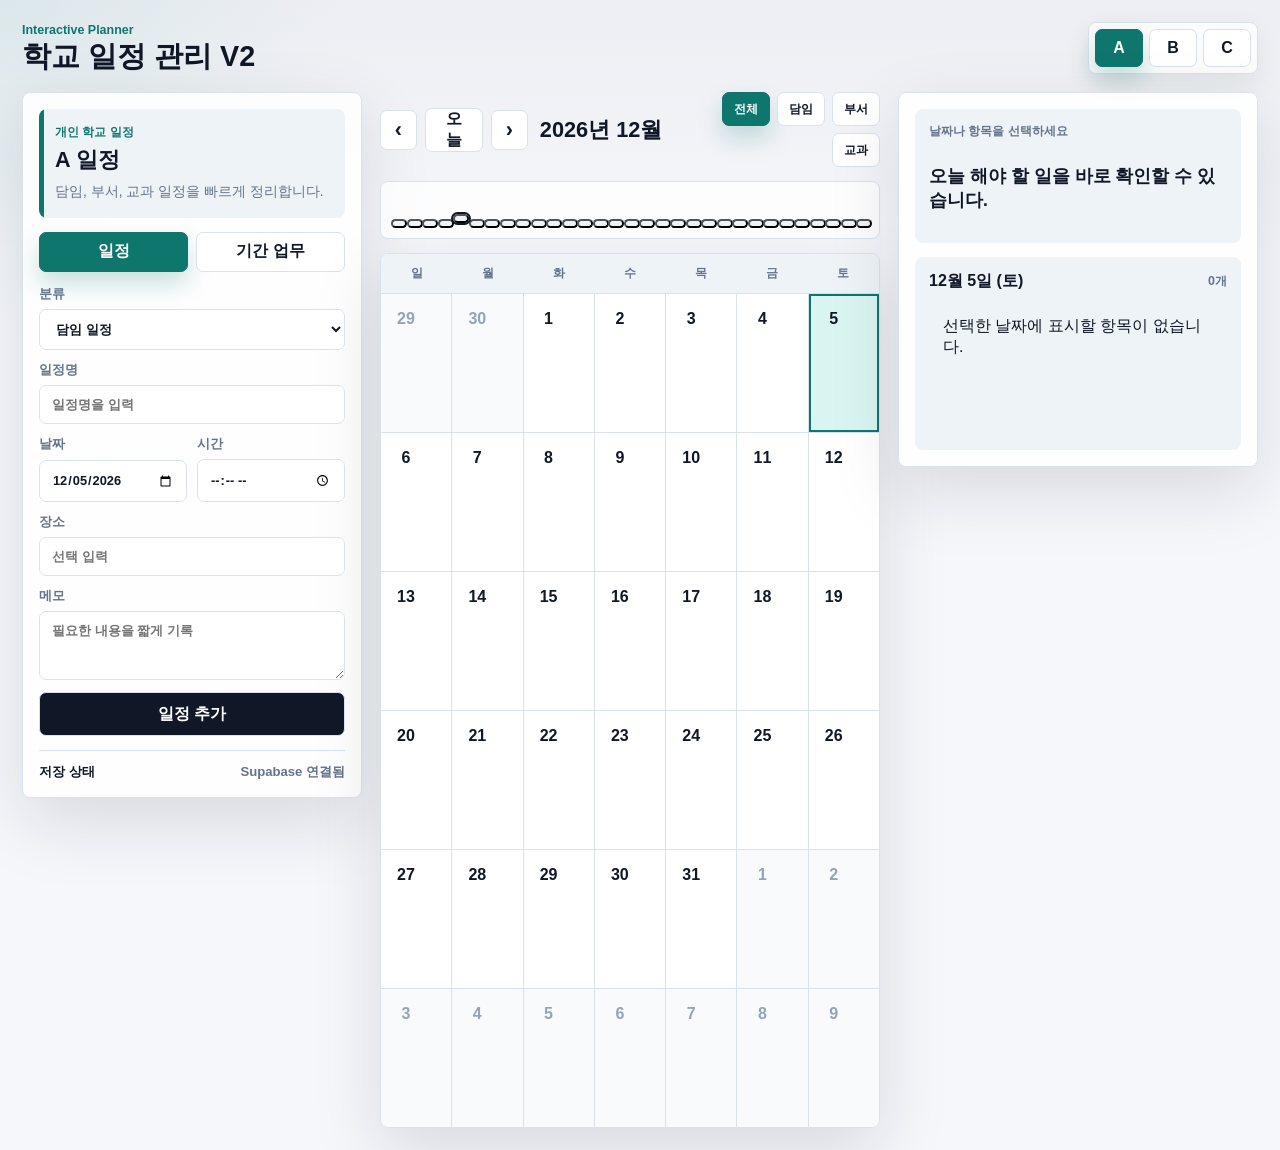
<file: v2.html>
<!DOCTYPE html>
<html lang="ko">
  <head>
    <meta charset="UTF-8" />
    <meta name="viewport" content="width=device-width, initial-scale=1.0" />
    <meta name="theme-color" content="#111827" />
    <title>학교 일정 관리 V2</title>
    <link rel="stylesheet" href="v2.css" />
  </head>
  <body>
    <div class="v2-shell">
      <header class="v2-header">
        <div>
          <p class="v2-eyebrow">Interactive Planner</p>
          <h1>학교 일정 관리 V2</h1>
        </div>
        <nav class="profile-switcher" aria-label="일정 페이지 전환">
          <button class="profile-button active" type="button" data-person="person1">A</button>
          <button class="profile-button" type="button" data-person="person2">B</button>
          <button class="profile-button" type="button" data-person="person3">C</button>
        </nav>
      </header>

      <main class="v2-layout">
        <section class="command-panel" aria-label="일정 입력">
          <div class="profile-card">
            <span class="profile-kicker" id="profileKicker">개인 학교 일정</span>
            <strong id="profileTitle">A 일정</strong>
            <p id="profileCopy">월간 일정과 기간 업무를 한 화면에서 조정합니다.</p>
          </div>

          <div class="mode-tabs" role="tablist" aria-label="입력 모드">
            <button class="mode-tab active" type="button" data-mode="schedule">일정</button>
            <button class="mode-tab" type="button" data-mode="task">기간 업무</button>
          </div>

          <form class="entry-form" id="scheduleForm">
            <input id="scheduleId" type="hidden" />
            <label>
              <span>분류</span>
              <select id="scheduleCategory"></select>
            </label>
            <label>
              <span>일정명</span>
              <input id="scheduleTitle" type="text" maxlength="60" placeholder="일정명을 입력" required />
            </label>
            <div class="form-grid">
              <label>
                <span>날짜</span>
                <input id="scheduleDate" type="date" required />
              </label>
              <label>
                <span>시간</span>
                <input id="scheduleTime" type="time" />
              </label>
            </div>
            <label>
              <span>장소</span>
              <input id="schedulePlace" type="text" maxlength="40" placeholder="선택 입력" />
            </label>
            <label>
              <span>메모</span>
              <textarea id="scheduleMemo" rows="3" maxlength="200" placeholder="필요한 내용을 짧게 기록"></textarea>
            </label>
            <button class="primary-action" type="submit">
              <span id="scheduleSubmitText">일정 추가</span>
            </button>
          </form>

          <form class="entry-form hidden" id="taskForm">
            <input id="taskId" type="hidden" />
            <label>
              <span>분류</span>
              <select id="taskCategory"></select>
            </label>
            <label>
              <span>업무명</span>
              <input id="taskTitle" type="text" maxlength="80" placeholder="기간 업무명 입력" required />
            </label>
            <div class="form-grid">
              <label>
                <span>시작일</span>
                <input id="taskStart" type="date" required />
              </label>
              <label>
                <span>마감일</span>
                <input id="taskEnd" type="date" required />
              </label>
            </div>
            <label>
              <span>메모</span>
              <textarea id="taskMemo" rows="3" maxlength="200" placeholder="업무 기준이나 진행 상황"></textarea>
            </label>
            <button class="primary-action" type="submit">
              <span id="taskSubmitText">업무 추가</span>
            </button>
          </form>

          <div class="sync-card">
            <strong>저장 상태</strong>
            <span id="syncStatus">연결 확인 중</span>
          </div>
        </section>

        <section class="planner-stage" aria-label="일정 보기">
          <div class="stage-toolbar">
            <div class="month-actions">
              <button class="icon-command" id="prevMonth" type="button" aria-label="이전 달">
                <span aria-hidden="true">‹</span>
              </button>
              <button class="today-command" id="todayButton" type="button">오늘</button>
              <button class="icon-command" id="nextMonth" type="button" aria-label="다음 달">
                <span aria-hidden="true">›</span>
              </button>
              <h2 id="monthLabel"></h2>
            </div>
            <div class="view-pills" id="categoryFilters" aria-label="분류 필터"></div>
          </div>

          <div class="pulse-strip" id="pulseStrip" aria-label="이번 달 흐름"></div>

          <div class="calendar-card">
            <div class="weekday-row">
              <span>일</span>
              <span>월</span>
              <span>화</span>
              <span>수</span>
              <span>목</span>
              <span>금</span>
              <span>토</span>
            </div>
            <div class="calendar-grid" id="calendarGrid"></div>
          </div>
        </section>

        <aside class="detail-panel" aria-label="선택 항목">
          <div class="detail-empty" id="detailEmpty">
            <span>날짜나 항목을 선택하세요</span>
            <strong>오늘 해야 할 일을 바로 확인할 수 있습니다.</strong>
          </div>
          <div class="detail-content hidden" id="detailContent">
            <span class="detail-type" id="detailType"></span>
            <h2 id="detailTitle"></h2>
            <p id="detailMeta"></p>
            <p id="detailMemo"></p>
            <div class="detail-actions">
              <button id="editSelected" type="button">수정</button>
              <button id="completeSelected" type="button">완료</button>
              <button id="deleteSelected" type="button" class="danger">삭제</button>
            </div>
          </div>

          <div class="day-stack">
            <div class="day-stack-heading">
              <strong id="selectedDateLabel">오늘</strong>
              <span id="selectedCount">0개</span>
            </div>
            <div class="day-list" id="dayList"></div>
          </div>
        </aside>
      </main>
    </div>

    <script src="supabase-config.js"></script>
    <script src="v2.js"></script>
  </body>
</html>
</file>
<file: v2.css>
:root {
  --bg: #f6f7fb;
  --surface: #ffffff;
  --surface-2: #eef3f7;
  --ink: #101827;
  --muted: #64748b;
  --line: #d9e2ec;
  --line-strong: #b8c4d3;
  --primary: #0f766e;
  --primary-soft: #d9f5f1;
  --danger: #dc2626;
  --shadow: 0 24px 70px rgba(15, 23, 42, 0.13);
  --homeroom: #2563eb;
  --homeroom-soft: #dbeafe;
  --department: #b45309;
  --department-soft: #ffedd5;
  --subject: #7c3aed;
  --subject-soft: #ede9fe;
  --training: #6d28d9;
  --training-soft: #ede9fe;
  color-scheme: light;
}

body[data-person="person2"] {
  --homeroom: #ec4899;
  --homeroom-soft: #fce7f3;
  --department: #b45309;
  --department-soft: #ffedd5;
  --subject: #2563eb;
  --subject-soft: #dbeafe;
  --training: #7c3aed;
  --training-soft: #ede9fe;
}

body[data-person="person3"] {
  --bg: #fff7fb;
  --surface-2: #fdf2f8;
  --primary: #db2777;
  --primary-soft: #fce7f3;
  --homeroom: #ec4899;
  --homeroom-soft: #fce7f3;
}

* {
  box-sizing: border-box;
}

body {
  margin: 0;
  min-width: 320px;
  min-height: 100vh;
  background:
    linear-gradient(180deg, rgba(15, 23, 42, 0.04), transparent 260px),
    radial-gradient(circle at top left, rgba(13, 148, 136, 0.08), transparent 340px),
    var(--bg);
  color: var(--ink);
  font-family: "Pretendard", "Noto Sans KR", "Apple SD Gothic Neo", "Segoe UI", sans-serif;
}

button,
input,
select,
textarea {
  font: inherit;
}

button {
  cursor: pointer;
}

.v2-shell {
  width: min(1640px, 100%);
  margin: 0 auto;
  padding: 22px;
}

.v2-header {
  display: flex;
  align-items: center;
  justify-content: space-between;
  gap: 18px;
  margin-bottom: 18px;
}

.v2-eyebrow {
  margin: 0 0 4px;
  color: var(--primary);
  font-size: 0.78rem;
  font-weight: 900;
  letter-spacing: 0;
}

.v2-header h1 {
  margin: 0;
  font-size: clamp(1.8rem, 2.2vw, 2.65rem);
  line-height: 1.1;
}

.profile-switcher {
  display: inline-grid;
  grid-template-columns: repeat(3, 48px);
  gap: 6px;
  border: 1px solid var(--line);
  border-radius: 8px;
  padding: 6px;
  background: rgba(255, 255, 255, 0.74);
  box-shadow: 0 10px 28px rgba(15, 23, 42, 0.07);
}

.profile-button,
.mode-tab,
.view-pills button,
.detail-actions button,
.primary-action,
.today-command,
.icon-command {
  border: 1px solid var(--line);
  border-radius: 7px;
  background: #fff;
  color: var(--ink);
  font-weight: 900;
  transition:
    transform 0.16s ease,
    border-color 0.16s ease,
    background 0.16s ease,
    color 0.16s ease,
    box-shadow 0.16s ease;
}

.profile-button {
  min-height: 38px;
}

.profile-button.active,
.mode-tab.active,
.view-pills button.active {
  border-color: var(--primary);
  background: var(--primary);
  color: #fff;
  box-shadow: 0 12px 24px rgba(15, 118, 110, 0.22);
}

body[data-person="person3"] .profile-button.active,
body[data-person="person3"] .mode-tab.active,
body[data-person="person3"] .view-pills button.active {
  box-shadow: 0 12px 24px rgba(219, 39, 119, 0.2);
}

.profile-button:hover,
.mode-tab:hover,
.view-pills button:hover,
.today-command:hover,
.icon-command:hover,
.primary-action:hover,
.detail-actions button:hover {
  transform: translateY(-1px);
  border-color: var(--primary);
}

.v2-layout {
  display: grid;
  grid-template-columns: minmax(280px, 340px) minmax(0, 1fr) minmax(280px, 360px);
  gap: 18px;
  align-items: start;
}

.command-panel,
.planner-stage,
.detail-panel {
  min-width: 0;
}

.command-panel,
.detail-panel,
.calendar-card {
  border: 1px solid var(--line);
  border-radius: 8px;
  background: rgba(255, 255, 255, 0.88);
  box-shadow: var(--shadow);
}

.command-panel,
.detail-panel {
  display: grid;
  gap: 14px;
  padding: 16px;
}

.profile-card {
  position: relative;
  overflow: hidden;
  border-radius: 8px;
  padding: 16px;
  background: var(--surface-2);
}

.profile-card::before {
  content: "";
  position: absolute;
  inset: 0 auto 0 0;
  width: 5px;
  background: var(--primary);
}

.profile-kicker {
  display: block;
  color: var(--primary);
  font-size: 0.74rem;
  font-weight: 900;
}

.profile-card strong {
  display: block;
  margin-top: 4px;
  font-size: 1.35rem;
}

.profile-card p {
  margin: 8px 0 0;
  color: var(--muted);
  font-size: 0.86rem;
  line-height: 1.45;
}

.mode-tabs {
  display: grid;
  grid-template-columns: repeat(2, 1fr);
  gap: 8px;
}

.mode-tab {
  min-height: 40px;
}

.entry-form {
  display: grid;
  gap: 12px;
  animation: formIn 0.22s ease both;
}

.entry-form label {
  display: grid;
  gap: 6px;
  color: var(--muted);
  font-size: 0.8rem;
  font-weight: 900;
}

.entry-form input,
.entry-form select,
.entry-form textarea {
  width: 100%;
  min-width: 0;
  border: 1px solid var(--line);
  border-radius: 7px;
  padding: 11px 12px;
  background: #fff;
  color: var(--ink);
  outline: 0;
  transition: border-color 0.16s ease, box-shadow 0.16s ease;
}

.entry-form textarea {
  resize: vertical;
}

.entry-form input:focus,
.entry-form select:focus,
.entry-form textarea:focus {
  border-color: var(--primary);
  box-shadow: 0 0 0 4px var(--primary-soft);
}

.form-grid {
  display: grid;
  grid-template-columns: repeat(2, minmax(0, 1fr));
  gap: 10px;
}

.primary-action {
  min-height: 44px;
  background: var(--ink);
  color: #fff;
}

.sync-card {
  display: flex;
  align-items: center;
  justify-content: space-between;
  gap: 10px;
  border-top: 1px solid var(--line);
  padding-top: 12px;
  color: var(--muted);
  font-size: 0.82rem;
  font-weight: 800;
}

.sync-card strong {
  color: var(--ink);
}

.planner-stage {
  display: grid;
  gap: 14px;
}

.stage-toolbar {
  display: flex;
  align-items: center;
  justify-content: space-between;
  gap: 12px;
}

.month-actions {
  display: flex;
  align-items: center;
  gap: 8px;
  min-width: 0;
}

.month-actions h2 {
  margin: 0 0 0 4px;
  font-size: clamp(1.25rem, 1.7vw, 1.8rem);
  white-space: nowrap;
}

.icon-command {
  display: inline-grid;
  place-items: center;
  width: 40px;
  height: 40px;
  font-size: 1.35rem;
}

.today-command {
  min-height: 40px;
  padding: 0 14px;
}

.view-pills {
  display: flex;
  flex-wrap: wrap;
  gap: 7px;
  justify-content: flex-end;
}

.view-pills button {
  min-height: 34px;
  padding: 0 11px;
  font-size: 0.78rem;
}

.pulse-strip {
  position: relative;
  display: grid;
  grid-template-columns: repeat(31, minmax(8px, 1fr));
  gap: 3px;
  min-height: 58px;
  border: 1px solid var(--line);
  border-radius: 8px;
  padding: 10px;
  background: rgba(255, 255, 255, 0.76);
  overflow: hidden;
}

.pulse-node {
  align-self: end;
  min-height: 9px;
  border-radius: 999px;
  background: var(--surface-2);
  transition: min-height 0.2s ease, background 0.2s ease, transform 0.2s ease;
}

.pulse-node.has-items {
  background: var(--primary);
  animation: pulseRise 0.42s ease both;
}

.pulse-node.is-selected {
  transform: translateY(-5px);
  outline: 2px solid var(--ink);
}

.calendar-card {
  overflow: hidden;
}

.weekday-row,
.calendar-grid {
  display: grid;
  grid-template-columns: repeat(7, minmax(0, 1fr));
}

.weekday-row {
  background: var(--surface-2);
  border-bottom: 1px solid var(--line);
}

.weekday-row span {
  padding: 11px 8px;
  color: var(--muted);
  text-align: center;
  font-size: 0.78rem;
  font-weight: 900;
}

.calendar-grid {
  background: var(--line);
  gap: 1px;
}

.day-cell {
  position: relative;
  display: grid;
  grid-template-rows: auto 1fr;
  gap: 8px;
  min-height: 138px;
  padding: 10px;
  background: #fff;
  overflow: hidden;
  transition:
    background 0.16s ease,
    transform 0.16s ease,
    box-shadow 0.16s ease;
}

.day-cell:hover {
  z-index: 2;
  transform: translateY(-2px);
  box-shadow: 0 14px 28px rgba(15, 23, 42, 0.1);
}

.day-cell.is-muted {
  background: #f8fafc;
  color: #94a3b8;
}

.day-cell.is-today {
  box-shadow: inset 0 0 0 2px var(--primary);
}

.day-cell.is-selected {
  background: var(--primary-soft);
}

.day-head {
  display: flex;
  align-items: center;
  justify-content: space-between;
  gap: 8px;
}

.day-number {
  display: inline-grid;
  place-items: center;
  width: 30px;
  height: 30px;
  border: 0;
  border-radius: 999px;
  background: transparent;
  color: inherit;
  font-weight: 900;
}

.day-count {
  color: var(--muted);
  font-size: 0.7rem;
  font-weight: 900;
}

.day-events {
  display: grid;
  align-content: start;
  gap: 5px;
  min-width: 0;
}

.day-item {
  display: grid;
  grid-template-columns: 7px minmax(0, 1fr);
  gap: 6px;
  align-items: center;
  min-height: 28px;
  border: 1px solid transparent;
  border-radius: 6px;
  padding: 4px 6px;
  background: var(--surface-2);
  color: var(--ink);
  text-align: left;
  line-height: 1.15;
  animation: itemIn 0.2s ease both;
}

.day-item:hover,
.day-item.active {
  border-color: currentColor;
  transform: translateX(2px);
}

.day-item strong {
  display: block;
  min-width: 0;
  overflow: hidden;
  text-overflow: ellipsis;
  white-space: nowrap;
  font-size: 0.75rem;
  font-weight: 900;
}

.day-item span span {
  display: block;
  margin-top: 1px;
  color: var(--muted);
  font-size: 0.66rem;
  font-weight: 800;
}

.item-dot {
  width: 7px;
  height: 18px;
  border-radius: 999px;
  background: currentColor;
}

.day-item.task {
  border-style: dashed;
}

.day-item.task.is-start {
  border-radius: 999px 4px 4px 999px;
}

.day-item.task.is-middle {
  border-radius: 4px;
}

.day-item.task.is-end {
  border-radius: 4px 999px 999px 4px;
}

.day-item.task.is-single {
  border-radius: 999px;
}

.homeroom {
  background: var(--homeroom-soft);
  color: var(--homeroom);
}

.department {
  background: var(--department-soft);
  color: var(--department);
}

.subject {
  background: var(--subject-soft);
  color: var(--subject);
}

.training {
  background: var(--training-soft);
  color: var(--training);
}

.more-chip {
  justify-self: start;
  border: 1px dashed var(--line-strong);
  border-radius: 999px;
  padding: 3px 8px;
  background: #fff;
  color: var(--muted);
  font-size: 0.7rem;
  font-weight: 900;
}

.detail-panel {
  position: sticky;
  top: 16px;
}

.detail-empty,
.detail-content,
.day-stack {
  border-radius: 8px;
  background: var(--surface-2);
  padding: 14px;
}

.detail-empty {
  display: grid;
  gap: 8px;
  min-height: 134px;
}

.detail-empty span,
.detail-type,
.day-stack-heading span {
  color: var(--muted);
  font-size: 0.78rem;
  font-weight: 900;
}

.detail-empty strong {
  font-size: 1.1rem;
  line-height: 1.32;
}

.detail-content {
  display: grid;
  gap: 10px;
  animation: detailIn 0.22s ease both;
}

.detail-content h2 {
  margin: 0;
  font-size: 1.2rem;
  overflow-wrap: anywhere;
}

.detail-content p {
  margin: 0;
  color: var(--muted);
  font-size: 0.86rem;
  line-height: 1.45;
}

.detail-actions {
  display: grid;
  grid-template-columns: repeat(3, minmax(0, 1fr));
  gap: 8px;
}

.detail-actions button {
  min-height: 36px;
  background: #fff;
  font-size: 0.78rem;
}

.detail-actions button.danger {
  color: var(--danger);
}

.day-stack {
  display: grid;
  gap: 10px;
}

.day-stack-heading {
  display: flex;
  align-items: center;
  justify-content: space-between;
  gap: 8px;
}

.day-list {
  display: grid;
  gap: 8px;
}

.day-list button {
  display: grid;
  gap: 3px;
  border: 1px solid var(--line);
  border-radius: 7px;
  padding: 10px;
  background: #fff;
  color: var(--ink);
  text-align: left;
}

.day-list button:hover,
.day-list button.active {
  border-color: var(--primary);
  box-shadow: 0 8px 16px rgba(15, 23, 42, 0.08);
}

.day-list strong {
  font-size: 0.88rem;
}

.day-list span {
  color: var(--muted);
  font-size: 0.76rem;
  font-weight: 800;
}

.hidden {
  display: none !important;
}

@keyframes formIn {
  from {
    opacity: 0;
    transform: translateY(8px);
  }
}

@keyframes detailIn {
  from {
    opacity: 0;
    transform: translateX(8px);
  }
}

@keyframes itemIn {
  from {
    opacity: 0;
    transform: translateY(4px);
  }
}

@keyframes pulseRise {
  from {
    transform: scaleY(0.4);
    opacity: 0.4;
  }
}

@media (max-width: 1180px) {
  .v2-layout {
    grid-template-columns: minmax(280px, 360px) minmax(0, 1fr);
  }

  .detail-panel {
    grid-column: 1 / -1;
    position: static;
  }
}

@media (max-width: 820px) {
  .v2-shell {
    padding: 14px;
  }

  .v2-header,
  .stage-toolbar {
    align-items: stretch;
    flex-direction: column;
  }

  .profile-switcher {
    grid-template-columns: repeat(3, minmax(0, 1fr));
  }

  .v2-layout {
    grid-template-columns: 1fr;
  }

  .view-pills {
    justify-content: flex-start;
  }

  .calendar-grid,
  .weekday-row {
    min-width: 760px;
  }

  .calendar-card {
    overflow-x: auto;
  }
}
</file>
